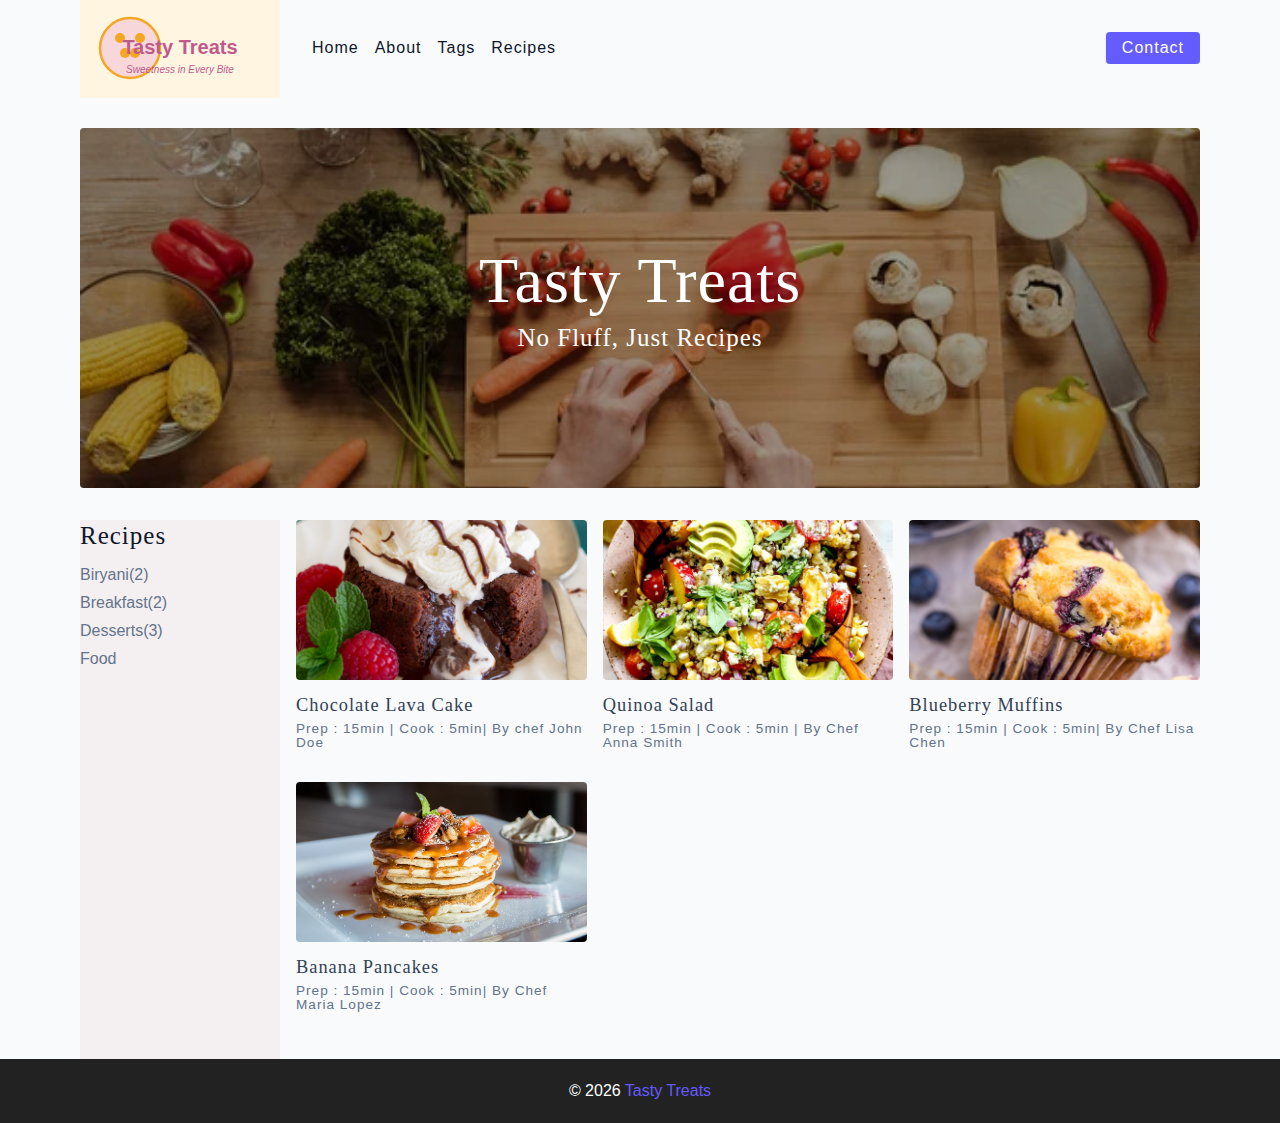
<file: index.html>
<!DOCTYPE html>
<html lang="en">
  <head>
    <meta charset="UTF-8" />
    <meta http-equiv="X-UA-Compatible" content="IE=edge" />
    <meta name="viewport" content="width=device-width, initial-scale=1.0" />
    <title>Tasty Treats </title>
    <link rel="shortcut icon" href="./assets/favicon.ico" type="image/x-icon" />
    <link rel="stylesheet" href="./css/normalize.css" />
    <link
      rel="stylesheet"
      href="https://cdnjs.cloudflare.com/ajax/libs/font-awesome/5.14.0/css/all.min.css"/>
    <link rel="stylesheet" href="./css/main.css" />
  </head>
  <body>
    <nav class="navbar">
      <div class="nav-center">
        <div class="nav-header">
          <a href="index.html" class="nav-logo">
            <img src="./assets/logo.svg" alt="Tasty Treats" />
          </a>
          <button class="nav-btn btn">
            <i class="fa fa-align-justify"></i>
          </button>
        </div>
        <div class="nav-links">
          <a href="index.html" class="nav-link"> home </a>
          <a href="about.html" class="nav-link"> about </a>
          <a href="tags.html" class="nav-link"> tags </a>
          <a href="recipes.html" class="nav-link"> recipes </a>

          <div class="nav-link contact-link">
            <a href="contact.html" class="btn"> contact </a>
          </div>
        </div>
      </div>
    </nav>
    
  
    <main class="page">
    
      <header class="hero">
        <div class="hero-container">
          <div class="hero-text">
            <h1>Tasty Treats</h1>
            <h4>no fluff, just recipes</h4>
          </div>
        </div>
      </header>
      
      <section class="recipes-container">
        <div class="tags-container">
          <h4>recipes</h4>
          <div class="tags-list">
            <a href="tag-template.html">Biryani(2)</a>
            <a href="tag-template.html">Breakfast(2)</a>
            <a href="tag-template.html">Desserts(3)</a>
            <a href="tag-template.html">Food</a>
          </div>
        </div>
        
      
        <div class="recipes-list">
          
          <a href="single-recipe.html" class="recipe">
            <img src="./assets/recipes/choco.jpg"class="img recipe-img"alt=""/>
            <h5>Chocolate Lava Cake</h5>
            <p>Prep : 15min | Cook : 5min| By chef John Doe</p>
          </a>
        
          <a href="single-recipe.html" class="recipe">
            <img src="./assets/recipes/salad.jpg" class="img recipe-img" alt=""/>
            <h5>Quinoa Salad</h5>
            <p>Prep : 15min | Cook : 5min | By Chef Anna Smith</p>
          </a>
         
          <a href="single-recipe.html" class="recipe">
            <img src="./assets/recipes/Blueberry-Muffins.jpg" class="img recipe-img" alt=""/>
            <h5>Blueberry Muffins</h5>
            <p>Prep : 15min | Cook : 5min| By Chef Lisa Chen</p>
          </a>
          
          <a href="single-recipe.html" class="recipe">
            <img  src="./assets/recipes/recipe-4.jpeg"  class="img recipe-img"  alt=""/>
            <h5>Banana Pancakes</h5>
            <p>Prep : 15min | Cook : 5min| By Chef Maria Lopez</p>
          </a>      
        </div>
      </section>
    </main>
  

    <footer class="page-footer">
      <p>&copy; <span id="date"></span>
      <span class="footer-logo">Tasty Treats</span>   
      </p>
    </footer>
    <script src="./js/app.js"></script>
  </body>
</html>
</file>
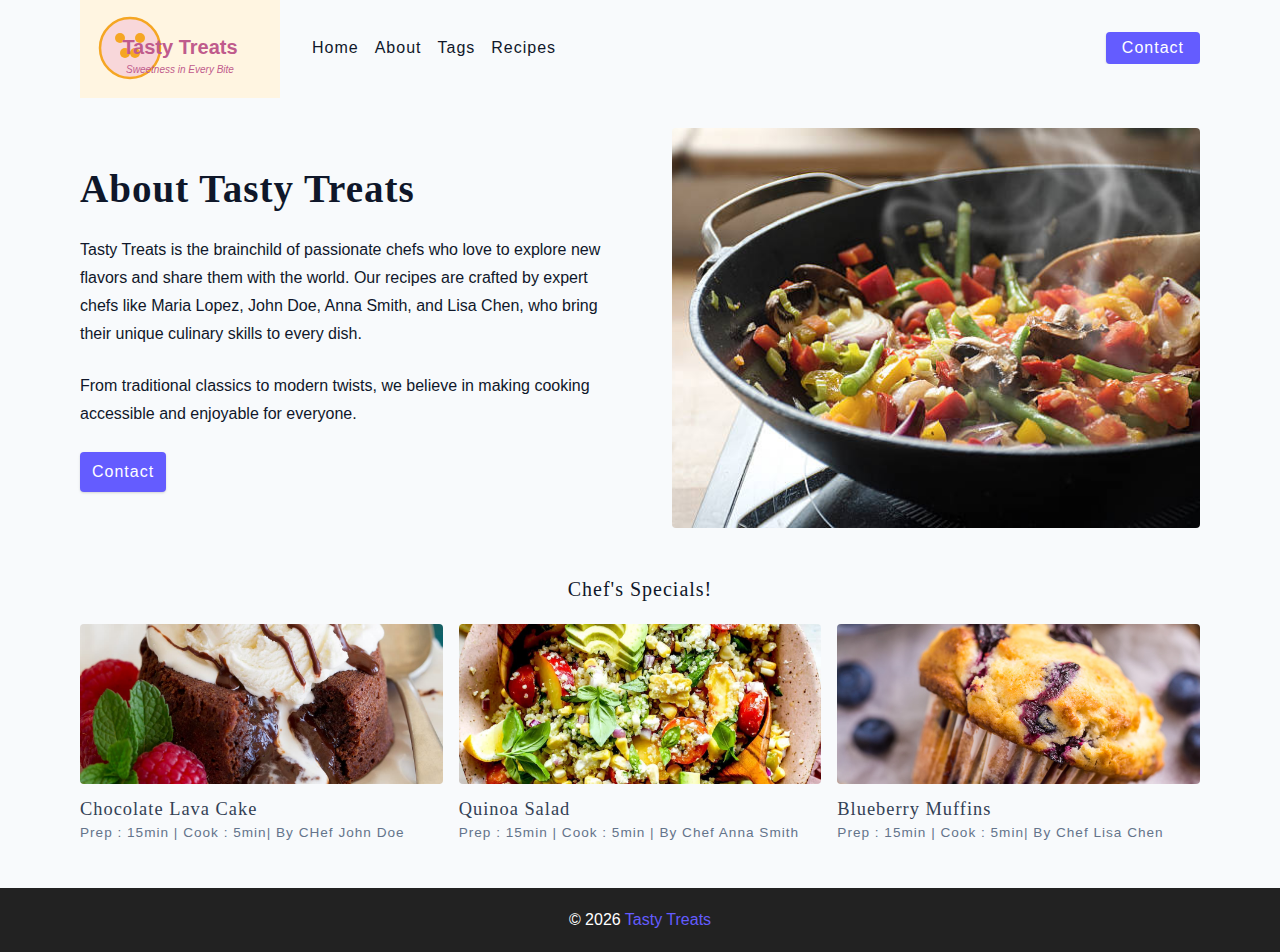
<file: about.html>
<!DOCTYPE html>
<html lang="en">
  <head>
    <meta charset="UTF-8" />
    <meta http-equiv="X-UA-Compatible" content="IE=edge" />
    <meta name="viewport" content="width=device-width, initial-scale=1.0" />
    <title>About</title>
    <link rel="shortcut icon" href="./assets/favicon.ico" type="image/x-icon" />
    <link rel="stylesheet" href="./css/normalize.css" />
    <link  rel="stylesheet" href="https://cdnjs.cloudflare.com/ajax/libs/font-awesome/5.14.0/css/all.min.css" />
    
    <link rel="stylesheet" href="./css/main.css" />
  </head>
  <body>
   
    <nav class="navbar">
      <div class="nav-center">
        <div class="nav-header">
          <a href="index.html" class="nav-logo">
            <img src="./assets/logo.svg" alt="Tasty Treats" />
          </a>
          <button class="nav-btn btn">
            <i class="fa fa-align-justify"></i>
          </button>
        </div>
        <div class="nav-links">
          <a href="index.html" class="nav-link"> home </a>
          <a href="about.html" class="nav-link"> about </a>
          <a href="tags.html" class="nav-link"> tags </a>
          <a href="recipes.html" class="nav-link"> recipes </a>

          <div class="nav-link contact-link">
            <a href="contact.html" class="btn"> contact </a>
          </div>
        </div>
      </div>
    </nav>
 
    <main class="page">
      <section class="about-page">
        <article>
          <h2>About Tasty Treats</h2>
          <p>
            Tasty Treats is the brainchild of passionate chefs who love to explore new flavors and share them with the world.
            Our recipes are crafted by expert chefs like Maria Lopez, John Doe, Anna Smith, and Lisa Chen, who bring their unique culinary skills to every dish.
          </p>
          <p>
            From traditional classics to modern twists, we believe in making cooking accessible and enjoyable for everyone.
          </p>
          <a href="contact.html" class="btn"> contact </a>
        </article>
        
        <img src="./assets/recipes/about.jpg"alt="Person Pouring Salt in Bowl"class="img about-img" />
      </section>
      <section class="featured-recipes">
        <h5 class="featured-title">Chef's Specials!</h5>
        <div class="recipes-list">
          <a href="single-recipe.html" class="recipe">
            <img src="./assets/recipes/choco.jpg" class="img recipe-img" alt=""/>
            <h5>Chocolate Lava Cake</h5>
            <p>Prep : 15min | Cook : 5min| By CHef John Doe</p>
          </a>
      
          <a href="single-recipe.html" class="recipe">
            <img src="./assets/recipes/salad.jpg" class="img recipe-img"  alt="" />
            <h5>Quinoa Salad</h5>
            <p>Prep : 15min | Cook : 5min | By Chef Anna Smith</p>
          </a>
        
          <a href="single-recipe.html" class="recipe">
            <img src="./assets/recipes/Blueberry-Muffins.jpg" class="img recipe-img" alt=""  />
            <h5>Blueberry Muffins</h5>
            <p>Prep : 15min | Cook : 5min| By Chef Lisa Chen</p>
          </a>
          
        </div>
      </section>
    </main>

    <footer class="page-footer">
      <p>
        &copy; <span id="date"></span>
        <span class="footer-logo">Tasty Treats</span> 
       
      </p>
    </footer>
    <script src="./js/app.js"></script>
  </body>
</html>
</file>
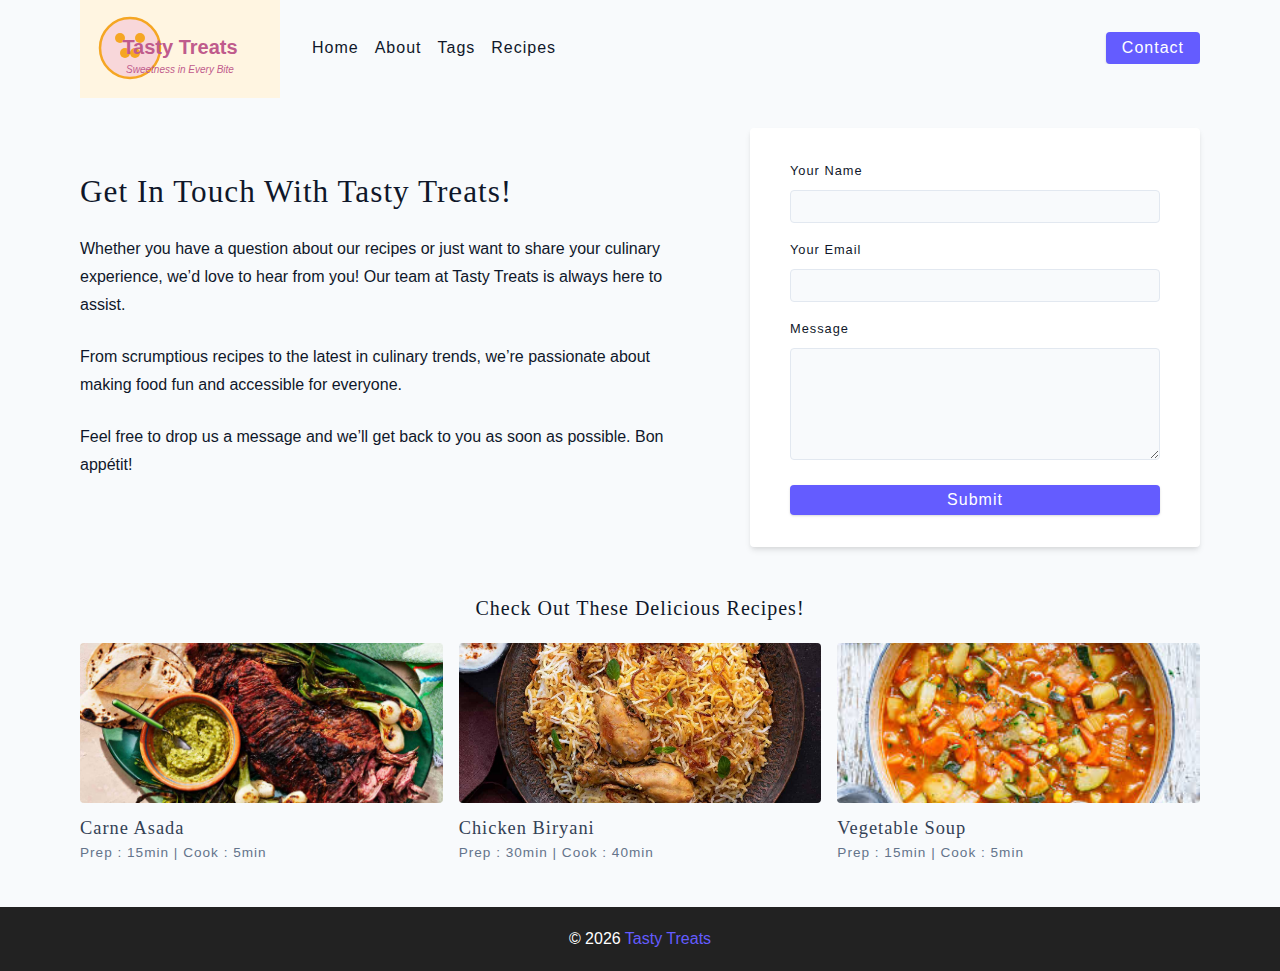
<file: contact.html>
<!DOCTYPE html>
<html lang="en">
  <head>
    <meta charset="UTF-8" />
    <meta http-equiv="X-UA-Compatible" content="IE=edge" />
    <meta name="viewport" content="width=device-width, initial-scale=1.0" />
    <title>Contact</title>
    <link rel="shortcut icon" href="./assets/favicon.ico" type="image/x-icon" />
    <link rel="stylesheet" href="./css/normalize.css" />
    <link rel="stylesheet" href="https://cdnjs.cloudflare.com/ajax/libs/font-awesome/5.14.0/css/all.min.css" />
    <link rel="stylesheet" href="./css/main.css" />
  </head>
  <body>

    <nav class="navbar">
      <div class="nav-center">
        <div class="nav-header">
          <a href="index.html" class="nav-logo">
            <img src="./assets/logo.svg" alt="Tasty Treats" />
          </a>
          <button class="nav-btn btn">
            <i class="fas fa-align-justify"></i>
          </button>
        </div>
        <div class="nav-links">
          <a href="index.html" class="nav-link"> home </a>
          <a href="about.html" class="nav-link"> about </a>
          <a href="tags.html" class="nav-link"> tags </a>
          <a href="recipes.html" class="nav-link"> recipes </a>
          <div class="nav-link contact-link">
            <a href="contact.html" class="btn"> contact </a>
          </div>
        </div>
      </div>
    </nav>
   
    <main class="page">
     <section class="contact-container">
          <article class="contact-info">
            <h3>Get In Touch With Tasty Treats!</h3>
            <p>
              Whether you have a question about our recipes or just want to share your culinary experience,
              we’d love to hear from you! Our team at Tasty Treats is always here to assist.
            </p>
            <p>From scrumptious recipes to the latest in culinary trends, we’re passionate about making food fun
              and accessible for everyone.</p>
            <p>
              Feel free to drop us a message and we’ll get back to you as soon as possible. Bon appétit!
            </p>
          </article>
          <article>
            <form class="form contact-form">
              <div class="form-row">
                <label html="name" class="form-label">Your name</label>
                <input type="text" name="name" id="name" class="form-input" />
              </div>
              <div class="form-row">
                <label html="email" class="form-label">Your email</label>
                <input type="text" name="email" id="email" class="form-input" />
              </div>
              <div class="form-row">
                <label html="message" class="form-label">Message</label>
                <textarea name="message" id="message" class="form-textarea"></textarea>
              </div>
              <button type="submit" class="btn btn-block">
                Submit
              </button>
            </form>
          </article>
        </section>
  

       <section class="featured-recipes">
        <h5 class="featured-title">Check Out These Delicious Recipes!</h5>
        <div class="recipes-list">

          <a href="single-recipe.html" class="recipe">
            <img src="./assets/recipes/Carne-Asada-Clasica.jpg" class="img recipe-img" alt=""/>
            <h5>Carne Asada</h5>
            <p>Prep : 15min | Cook : 5min</p>
          </a>
          <a href="single-recipe.html" class="recipe">
            <img src="./assets/recipes/CB.jpg" class="img recipe-img" alt=""/>
            <h5>Chicken Biryani</h5>
            <p>Prep : 30min | Cook : 40min</p>
          </a>
          
          <a href="single-recipe.html" class="recipe">
            <img src="./assets/recipes/veg soup.jpg" class="img recipe-img" alt=""/>
            <h5>Vegetable Soup</h5>
            <p>Prep : 15min | Cook : 5min</p>
          </a>
         
        </div>
      </section>
    </main>
    
    <footer class="page-footer">
      <p>
        &copy; <span id="date"></span>
        <span class="footer-logo">Tasty Treats</span> 
       
      </p>
    </footer>
    <script src="./js/app.js"></script>
  </body>
</html>
</file>
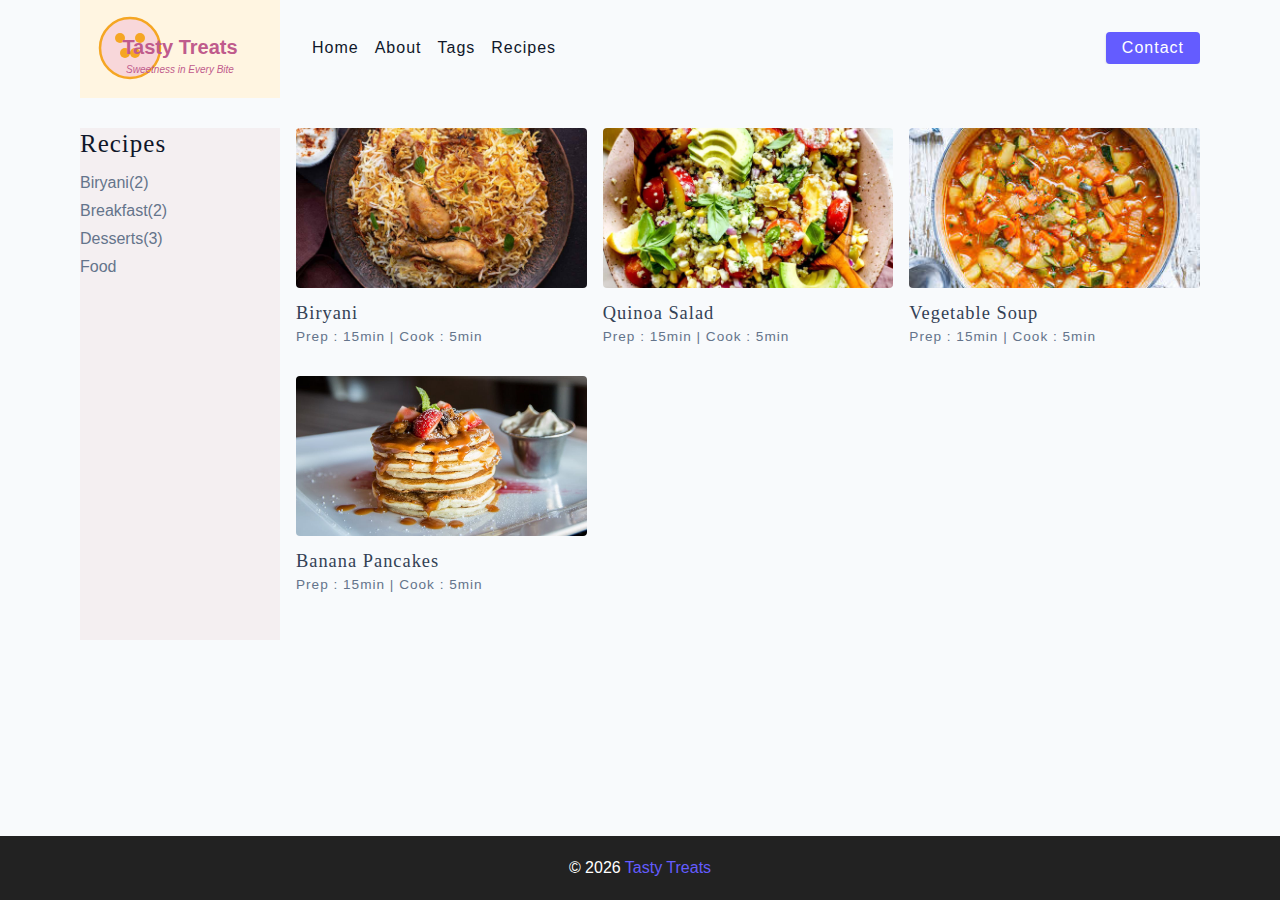
<file: recipes.html>
<!DOCTYPE html>
<html lang="en">
  <head>
    <meta charset="UTF-8" />
    <meta http-equiv="X-UA-Compatible" content="IE=edge" />
    <meta name="viewport" content="width=device-width, initial-scale=1.0" />
    <title>Recipes</title>
    <link rel="shortcut icon" href="./assets/favicon.ico" type="image/x-icon" />
    <link rel="stylesheet" href="./css/normalize.css" />
    <link rel="stylesheet" href="https://cdnjs.cloudflare.com/ajax/libs/font-awesome/5.14.0/css/all.min.css"/>
    <link rel="stylesheet" href="./css/main.css" />
  </head>
  <body>

    <nav class="navbar">
      <div class="nav-center">
        <div class="nav-header">
          <a href="index.html" class="nav-logo">
            <img src="./assets/logo.svg" alt="Tasty Treats" />
          </a>
          <button class="nav-btn btn">
            <i class="fas fa-align-justify"></i>
          </button>
        </div>
        <div class="nav-links">
          <a href="index.html" class="nav-link"> home </a>
          <a href="about.html" class="nav-link"> about </a>
          <a href="tags.html" class="nav-link"> tags </a>
          <a href="recipes.html" class="nav-link"> recipes </a>

          <div class="nav-link contact-link">
            <a href="contact.html" class="btn"> contact </a>
          </div>
        </div>
      </div>
    </nav>

    <main class="page">
      <section class="recipes-container">
        <div class="tags-container">
          <h4>Recipes</h4>
          <div class="tags-list">
            <a href="tag-template.html">Biryani(2)</a>
            <a href="tag-template.html">Breakfast(2)</a>
            <a href="tag-template.html">Desserts(3)</a>
            <a href="tag-template.html">Food</a>
          </div>
        </div>

        <div class="recipes-list">
          <a href="single-recipe.html" class="recipe">
            <img src="./assets/recipes/CB.jpg"  class="img recipe-img" alt="" />
            <h5>Biryani</h5>
            <p>Prep : 15min | Cook : 5min</p>
          </a>
          
          <a href="single-recipe.html" class="recipe">
            <img src="./assets/recipes/salad.jpg" class="img recipe-img" alt=""/>
            <h5>Quinoa Salad</h5>
            <p>Prep : 15min | Cook : 5min</p>
          </a>
         
          <a href="single-recipe.html" class="recipe">
            <img   src="./assets/recipes/veg soup.jpg"  class="img recipe-img"alt=""/>
            <h5>Vegetable Soup</h5>
            <p>Prep : 15min | Cook : 5min</p>
          </a>
        
          <a href="single-recipe.html" class="recipe">
            <img  src="./assets/recipes/recipe-4.jpeg" class="img recipe-img" alt=""/>
            <h5>Banana Pancakes</h5>
            <p>Prep : 15min | Cook : 5min</p>
          </a>
        
        </div>
      </section>
    </main>

    <footer class="page-footer">
      <p>
        &copy; <span id="date"></span>
        <span class="footer-logo">Tasty Treats</span> 
      </p>
    </footer>
    <script src="./js/app.js"></script>
  </body>
</html>
</file>
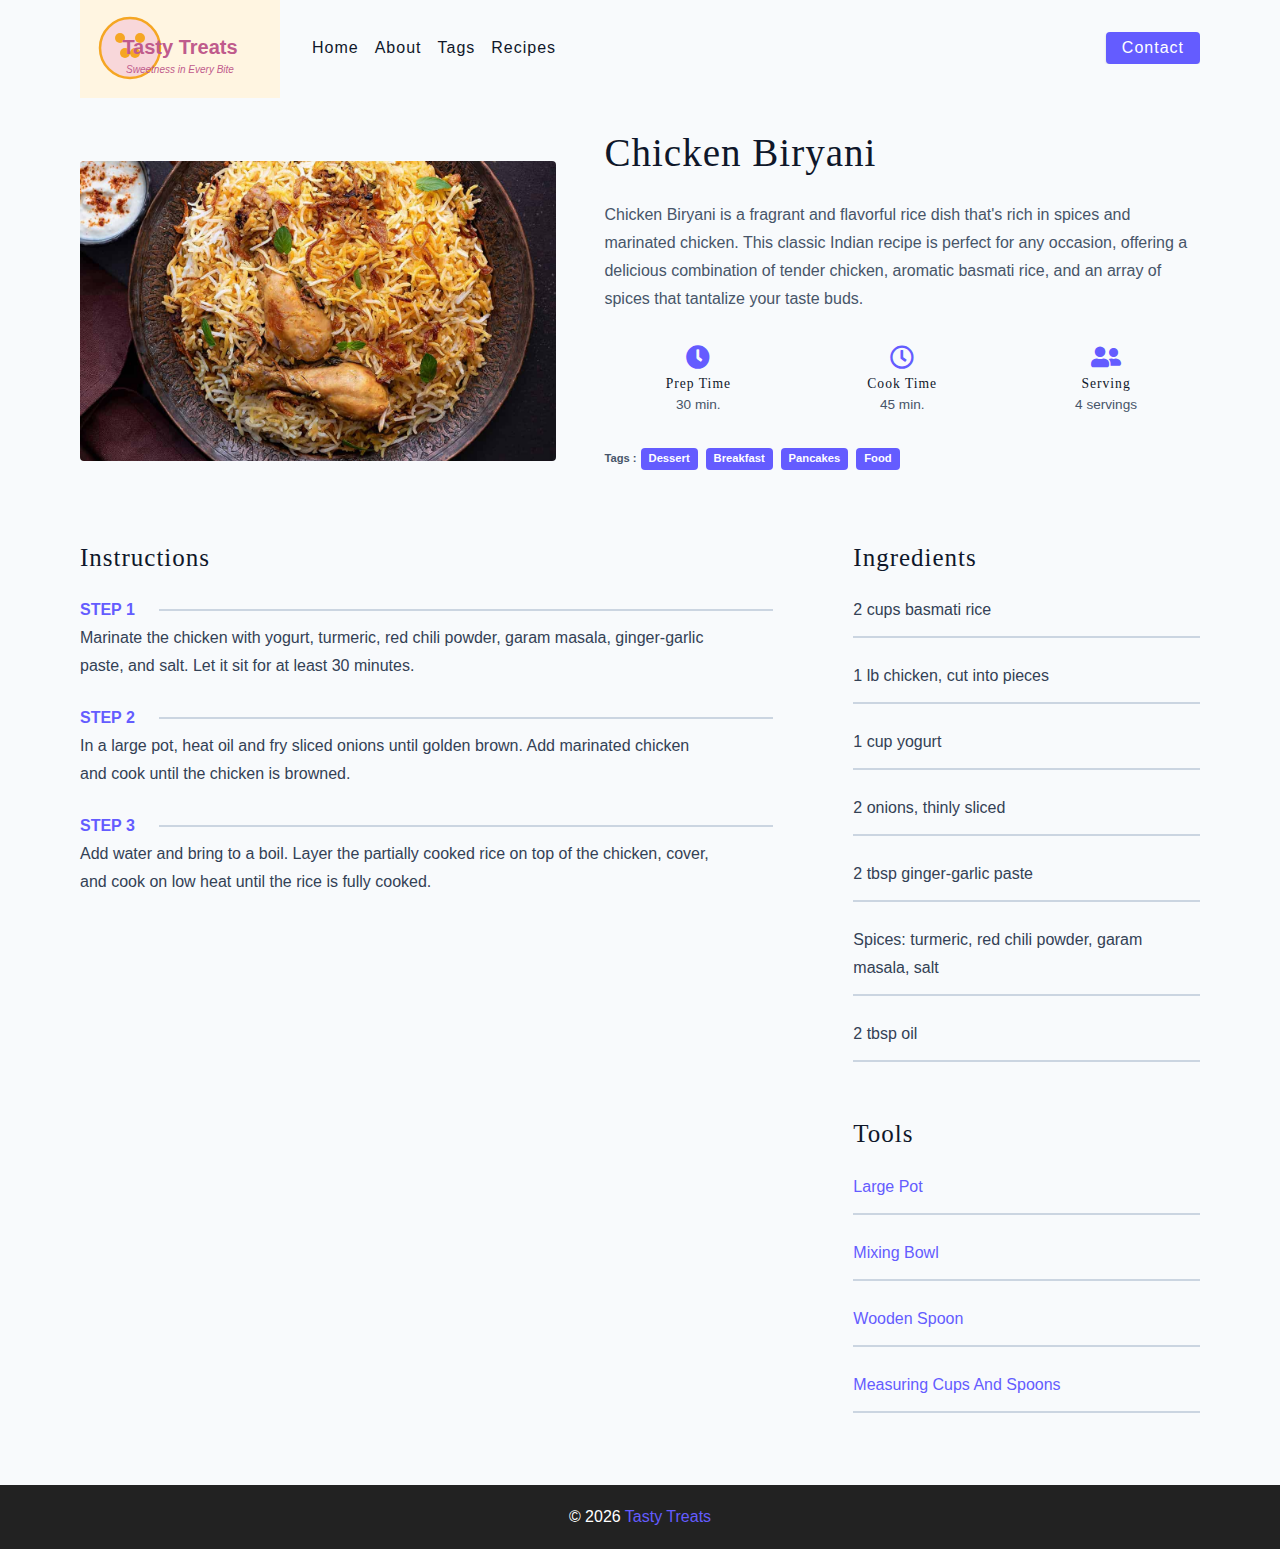
<file: single-recipe.html>
<!DOCTYPE html>
<html lang="en">
  <head>
    <meta charset="UTF-8" />
    <meta http-equiv="X-UA-Compatible" content="IE=edge" />
    <meta name="viewport" content="width=device-width, initial-scale=1.0" />
    <title>Single Recipe</title>
    <link rel="shortcut icon" href="./assets/favicon.ico" type="image/x-icon" />
    <link rel="stylesheet" href="./css/normalize.css" />
    <link  rel="stylesheet" href="https://cdnjs.cloudflare.com/ajax/libs/font-awesome/5.14.0/css/all.min.css"/>
    <link rel="stylesheet" href="./css/main.css" />
  </head>
  <body>
   
    <nav class="navbar">
      <div class="nav-center">
        <div class="nav-header">
          <a href="index.html" class="nav-logo">
            <img src="./assets/logo.svg" alt="Tasty Treats" />
          </a>
          <button class="nav-btn btn">
            <i class="fas fa-align-justify"></i>
          </button>
        </div>
        <div class="nav-links">
          <a href="index.html" class="nav-link"> home </a>
          <a href="about.html" class="nav-link"> about </a>
          <a href="tags.html" class="nav-link"> tags </a>
          <a href="recipes.html" class="nav-link"> recipes </a>

          <div class="nav-link contact-link">
            <a href="contact.html" class="btn"> contact </a>
          </div>
        </div>
      </div>
    </nav>

    <main class="page">
      <div class="recipe-page">
        <section class="recipe-hero">
          <img  src="./assets/recipes/CB.jpg" class="img recipe-hero-img"/>
          <article class="recipe-info">
            <h2>Chicken Biryani</h2>
            <p>
              Chicken Biryani is a fragrant and flavorful rice dish that's rich in spices and marinated chicken. This classic Indian recipe is perfect for any occasion, offering a delicious combination of tender chicken, aromatic basmati rice, and an array of spices that tantalize your taste buds.
            </p>
            <div class="recipe-icons">
              <article>
                <i class="fas fa-clock"></i>
                <h5>prep time</h5>
                <p>30 min.</p>
              </article>
              <article>
                <i class="far fa-clock"></i>
                <h5>cook time</h5>
                <p>45 min.</p>
              </article>
              <article>
                <i class="fas fa-user-friends"></i>
                <h5>serving</h5>
                <p>4 servings</p>
              </article>
            </div>
            <p class="recipe-tags">
              Tags : <a href="tag-template.html">Dessert</a>
              <a href="tag-template.html">breakfast</a>
              <a href="tag-template.html">pancakes</a>
              <a href="tag-template.html">food</a>
            </p>
          </article>
        </section>
       
        <section class="recipe-content">
          <article>
            <h4>Instructions</h4>
            <div class="single-instruction">
              <header>
                <p>step 1</p>
                <div></div>
              </header>
              <p>
                Marinate the chicken with yogurt, turmeric, red chili powder, garam masala, ginger-garlic paste, and salt. Let it sit for at least 30 minutes.
              </p>
            </div>
      
            <div class="single-instruction">
              <header>
                <p>step 2</p>
                <div></div>
              </header>
              <p>
                In a large pot, heat oil and fry sliced onions until golden brown. Add marinated chicken and cook until the chicken is browned.
              </p>
            </div>
            <div class="single-instruction">
              <header>
                <p>step 3</p>
                <div></div>
              </header>
              <p>
                Add water and bring to a boil. Layer the partially cooked rice on top of the chicken, cover, and cook on low heat until the rice is fully cooked.
              </p>
            </div>
          </article>
          <article class="second-column">
            <div>
              <h4>Ingredients</h4>
              <p class="single-ingredient">2 cups basmati rice</p>
              <p class="single-ingredient">1 lb chicken, cut into pieces</p>
              <p class="single-ingredient">1 cup yogurt</p>
              <p class="single-ingredient">2 onions, thinly sliced</p>
              <p class="single-ingredient">2 tbsp ginger-garlic paste</p>
              <p class="single-ingredient">Spices: turmeric, red chili powder, garam masala, salt</p>
              <p class="single-ingredient">2 tbsp oil</p>
            </div>
            <div>
              <h4>tools</h4>
              <p class="single-tool">Large Pot</p>
                        <p class="single-tool">Mixing Bowl</p>
                        <p class="single-tool">Wooden Spoon</p>
                        <p class="single-tool">Measuring Cups and Spoons</p>
            </div>
          </article>
        </section>
      </div>
    </main>


    <footer class="page-footer">
      <p>
        &copy; <span id="date"></span>
        <span class="footer-logo">Tasty Treats</span>
        
      </p>
    </footer>
    <script src="./js/app.js"></script>
  </body>
</html>
</file>
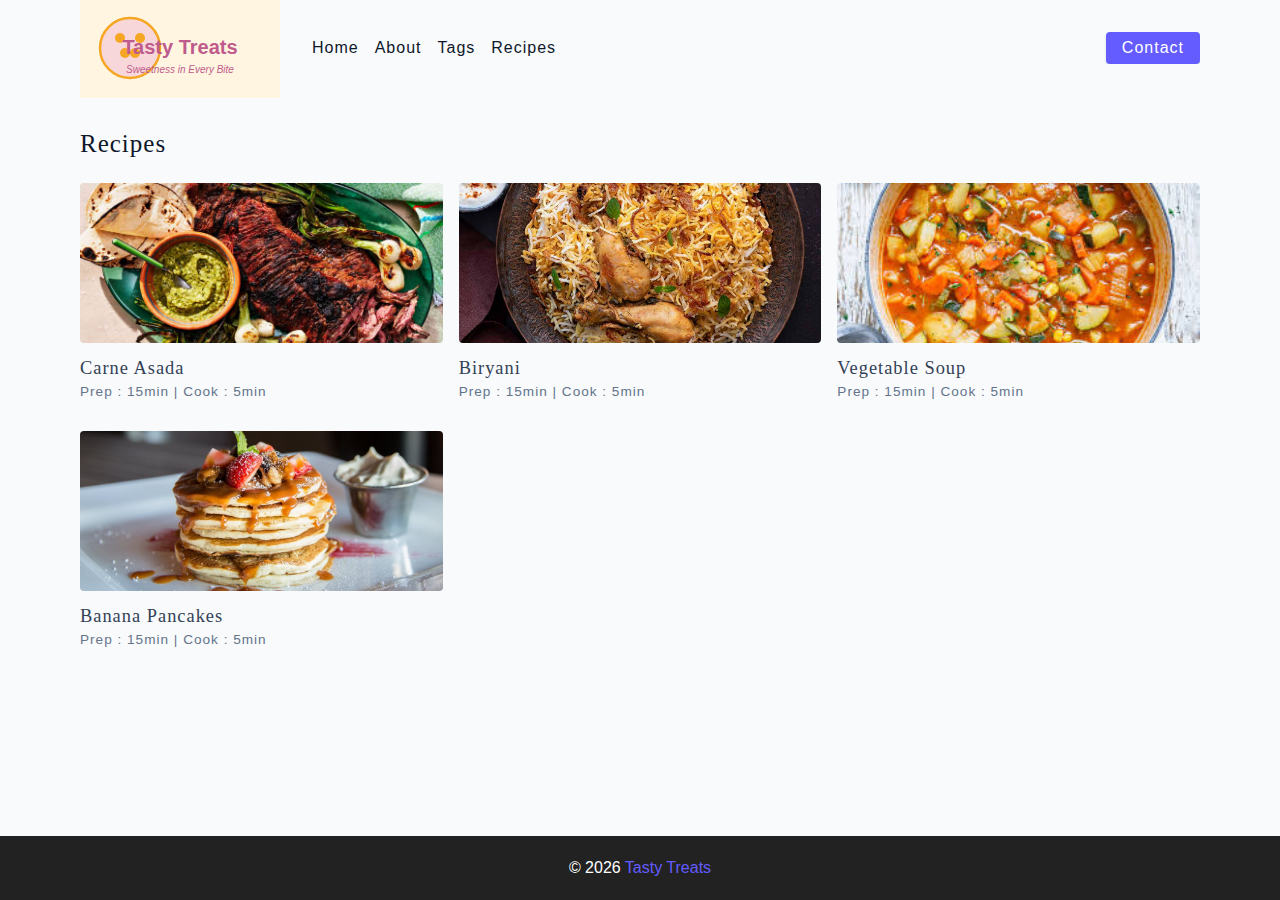
<file: tag-template.html>
<!DOCTYPE html>
<html lang="en">
  <head>
    <meta charset="UTF-8" />
    <meta http-equiv="X-UA-Compatible" content="IE=edge" />
    <meta name="viewport" content="width=device-width, initial-scale=1.0" />
    <title>Recipe Template</title>
    <link rel="shortcut icon" href="./assets/favicon.ico" type="image/x-icon" />
    <link rel="stylesheet" href="./css/normalize.css" />
    <link rel="stylesheet" href="https://cdnjs.cloudflare.com/ajax/libs/font-awesome/5.14.0/css/all.min.css" />
    <link rel="stylesheet" href="./css/main.css" />
  </head>
  <body>
    <nav class="navbar">
      <div class="nav-center">
        <div class="nav-header">
          <a href="index.html" class="nav-logo">
            <img src="./assets/logo.svg" alt="Tasty Treats" />
          </a>
          <button class="nav-btn btn">
            <i class="fa fa-align-justify"></i>
          </button>
        </div>
        <div class="nav-links">
          <a href="index.html" class="nav-link"> home </a>
          <a href="about.html" class="nav-link"> about </a>
          <a href="tags.html" class="nav-link"> tags </a>
          <a href="recipes.html" class="nav-link"> recipes </a>

          <div class="nav-link contact-link">
            <a href="contact.html" class="btn"> contact </a>
          </div>
        </div>
      </div>
    </nav>
    <main class="page">
      <div class="featured-recipes">
        <h4>Recipes</h4>
        <div class="recipes-list">
          <a href="single-recipe.html" class="recipe">
            <img src="./assets/recipes/Carne-Asada-Clasica.jpg"  class="img recipe-img" alt="" />
            <h5>Carne Asada</h5>
            <p>Prep : 15min | Cook : 5min</p>
          </a>
          <a href="single-recipe.html" class="recipe">
            <img  src="./assets/recipes/CB.jpg"   class="img recipe-img"alt="" />
            <h5>Biryani</h5>
            <p>Prep : 15min | Cook : 5min</p>
          </a>

          <a href="single-recipe.html" class="recipe">
            <img src="./assets/recipes/veg soup.jpg" class="img recipe-img" alt="" />
            <h5>Vegetable Soup</h5>
            <p>Prep : 15min | Cook : 5min</p>
          </a>
          <a href="single-recipe.html" class="recipe">
            <img src="./assets/recipes/recipe-4.jpeg" class="img recipe-img" alt=""  />
            <h5>Banana Pancakes</h5>
            <p>Prep : 15min | Cook : 5min</p>
          </a>
        </div>
      </div>       
    </main>
  
    <footer class="page-footer">
      <p>
        &copy; <span id="date"></span>
        <span class="footer-logo">Tasty Treats</span> 
        
      </p>
    </footer>
    <script src="./js/app.js"></script>
  </body>
</html>
</file>
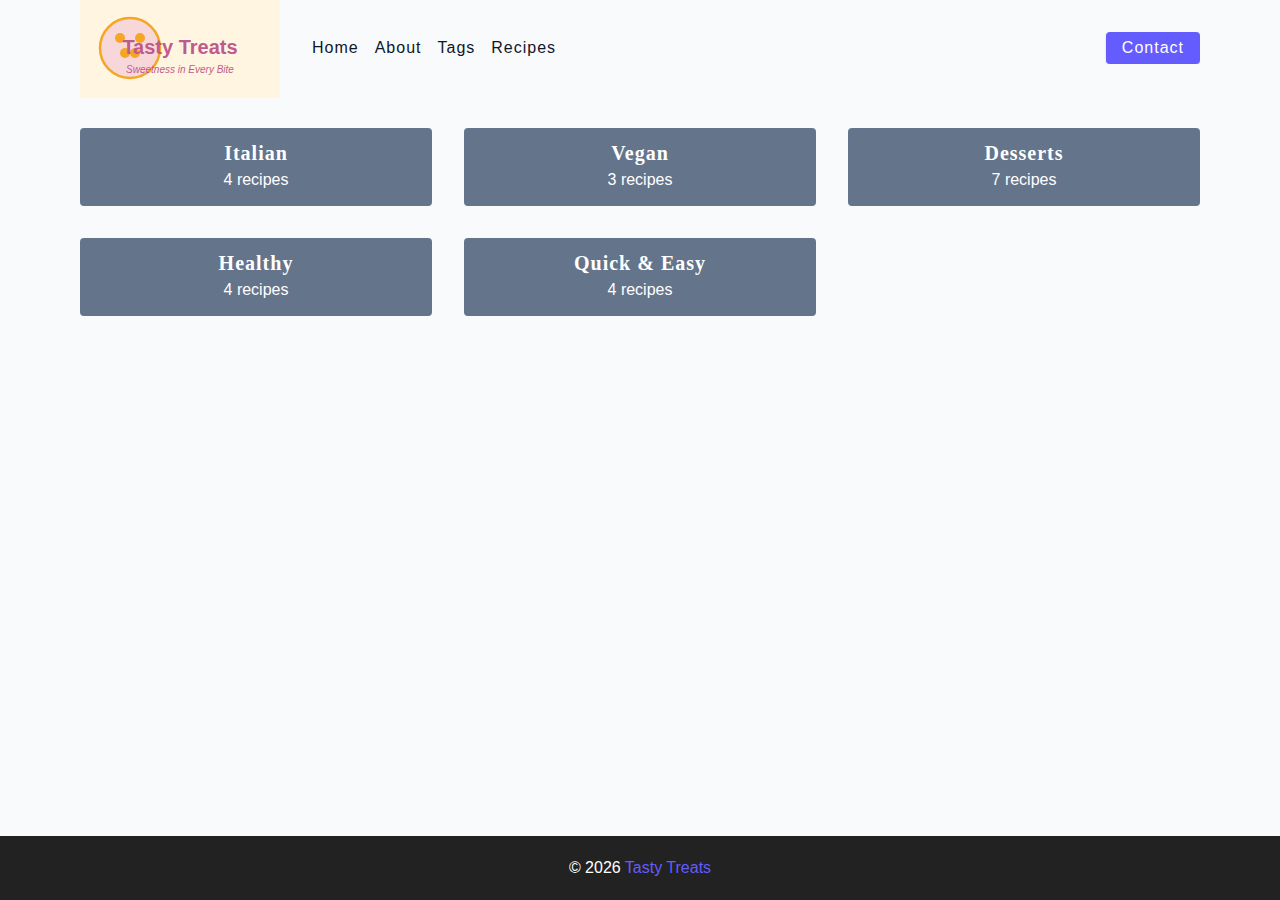
<file: tags.html>
<!DOCTYPE html>
<html lang="en">
  <head>
    <meta charset="UTF-8" />
    <meta http-equiv="X-UA-Compatible" content="IE=edge" />
    <meta name="viewport" content="width=device-width, initial-scale=1.0" />
    <title>Tags</title>  
    <link rel="shortcut icon" href="./assets/favicon.ico" type="image/x-icon" /> 
    <link rel="stylesheet" href="./css/normalize.css" />
    <link  rel="stylesheet" href="https://cdnjs.cloudflare.com/ajax/libs/font-awesome/5.14.0/css/all.min.css" />
    <link rel="stylesheet" href="./css/main.css" />
  </head>
  <body>
    <nav class="navbar">
      <div class="nav-center">
        <div class="nav-header">
          <a href="index.html" class="nav-logo">
            <img src="./assets/logo.svg" alt="Tasty Treats" />
          </a>
          <button class="nav-btn btn">
            <i class="fas fa-align-justify"></i>
          </button>
        </div>
        <div class="nav-links">
          <a href="index.html" class="nav-link"> home </a>
          <a href="about.html" class="nav-link"> about </a>
          <a href="tags.html" class="nav-link"> tags </a>
          <a href="recipes.html" class="nav-link"> recipes </a>

          <div class="nav-link contact-link">
            <a href="contact.html" class="btn"> contact </a>
          </div>
        </div>
      </div>
    </nav>

    <main class="page">
         <section class="tags-wrapper">
              <a href="tag-template.html" class="tag">
                <h5>Italian</h5>
                <p>4 recipes</p>
              </a>
              <a href="tag-template.html" class="tag">
                <h5>Vegan </h5>
                <p>3 recipes</p>
              </a>
              <a href="tag-template.html" class="tag">
                <h5>Desserts</h5>
                <p>7 recipes</p>
              </a>
              <a href="tag-template.html" class="tag">
                <h5>Healthy</h5>
                <p>4 recipes</p>
              </a>
              <a href="tag-template.html" class="tag">
                <h5>Quick & Easy</h5>
                <p>4 recipes</p>
              </a>
        </section>
    </main>
    
    <footer class="page-footer">
      <p>
        &copy; <span id="date"></span>
        <span class="footer-logo">Tasty Treats</span> 
      
      </p>
    </footer>
    <script src="./js/app.js"></script>
  </body>
</html>
</file>
<file: css/main.css>
*,
::after,
::before {
  box-sizing: border-box;
}


@import url('https://fonts.googleapis.com/css2?family=Roboto:wght@400;500;600&family=Montserrat&display=swap');
html {
  font-size: 100%;
} 

:root {
  --primary-100: #e2e0ff;
  --primary-200: #c1beff;
  --primary-300: #a29dff;
  --primary-400: #837dff;
  --primary-500: #645cff;
  --primary-600: #504acc;
  --primary-700: #3c3799;
  --primary-800: #282566;
  --primary-900: #141233;

  --grey-50: #f8fafc;
  --grey-100: #f1f5f9;
  --grey-200: #e2e8f0;
  --grey-300: #cbd5e1;
  --grey-400: #94a3b8;
  --grey-500: #64748b;
  --grey-600: #475569;
  --grey-700: #334155;
  --grey-800: #1e293b;
  --grey-900: #0f172a;
  

  --black: #222;
  --white: #fff;
  --red-light: #f8d7da;
  --red-dark: #842029;
  --green-light: #d1e7dd;
  --green-dark: #0f5132;


  --headingFont: 'times new roman', sans-serif;
  --bodyFont: 'Nunito', sans-serif;
  --smallText: 0.8em;
  --backgroundColor: var(--grey-50);
  --textColor: var(--grey-900);
  --borderRadius: 0.25rem;
  --letterSpacing: 1px;
  --transition: 0.3s ease-in-out all;
  --max-width: 1120px;
  --fixed-width: 600px;

  --shadow-1: 0 1px 3px 0 rgba(0, 0, 0, 0.1), 0 1px 2px 0 rgba(0, 0, 0, 0.06);
  --shadow-2: 0 4px 6px -1px rgba(0, 0, 0, 0.1),
    0 2px 4px -1px rgba(0, 0, 0, 0.06);
  --shadow-3: 0 10px 15px -3px rgba(0, 0, 0, 0.1),
    0 4px 6px -2px rgba(0, 0, 0, 0.05);
  --shadow-4: 0 20px 25px -5px rgba(0, 0, 0, 0.1),
    0 10px 10px -5px rgba(0, 0, 0, 0.04);
}

body {
  background: var(--backgroundColor);
  font-family: var(--bodyFont);
  font-weight: 400;
  line-height: 1.75;
  color: var(--textColor);
}

p {
  margin-top: 0;
  margin-bottom: 1.5rem;
  max-width: 40em;
}

h1,
h2,
h3,
h4,
h5 {
  margin: 0;
  margin-bottom: 1.38rem;
  font-family: var(--headingFont);
  font-weight: 400;
  line-height: 1.3;
  text-transform: capitalize;
  letter-spacing: var(--letterSpacing);
}

h1 {
  margin-top: 0;
  font-size: 3.052rem;
}

h2 {
  font-size: 2.441rem;
}

h3 {
  font-size: 1.953rem;
}

h4 {
  font-size: 1.563rem;
}

h5 {
  font-size: 1.25rem;
}

small,
.text-small {
  font-size: var(--smallText);
}

a {
  text-decoration: none;
}
ul {
  list-style-type: none;
  padding: 0;
}

.img {
  width: 100%;
  display: block;
  object-fit: cover;
}


.btn {
  cursor: pointer;
  color: var(--white);
  background: var(--primary-500);
  border: transparent;
  border-radius: var(--borderRadius);
  letter-spacing: var(--letterSpacing);
  padding: 0.375rem 0.75rem;
  box-shadow: var(--shadow-1);
  transition: var(--transtion);
  text-transform: capitalize;
  display: inline-block;
}
.btn:hover {
  background: var(--primary-700);
  box-shadow: var(--shadow-3);
}
.btn-hipster {
  color: var(--primary-500);
  background: var(--primary-200);
}
.btn-hipster:hover {
  color: var(--primary-200);
  background: var(--primary-700);
}
.btn-block {
  width: 100%;
}


.alert {
  padding: 0.375rem 0.75rem;
  margin-bottom: 1rem;
  border-color: transparent;
  border-radius: var(--borderRadius);
}

.alert-danger {
  color: var(--red-dark);
  background: var(--red-light);
}
.alert-success {
  color: var(--green-dark);
  background: var(--green-light);
}


.form {
  width: 90vw;
  max-width: var(--fixed-width);
  background: var(--white);
  border-radius: var(--borderRadius);
  box-shadow: var(--shadow-2);
  padding: 2rem 2.5rem;
  margin: 3rem auto;
}
.form-label {
  display: block;
  font-size: var(--smallText);
  margin-bottom: 0.5rem;
  text-transform: capitalize;
  letter-spacing: var(--letterSpacing);
}
.form-input,
.form-textarea {
  width: 100%;
  padding: 0.375rem 0.75rem;
  border-radius: var(--borderRadius);
  background: var(--backgroundColor);
  border: 1px solid var(--grey-200);
}

.form-row {
  margin-bottom: 1rem;
}

.form-textarea {
  height: 7rem;
}
::placeholder {
  font-family: inherit;
  color: var(--grey-400);
}
.form-alert {
  color: var(--red-dark);
  letter-spacing: var(--letterSpacing);
  text-transform: capitalize;
}


@keyframes spinner {
  to {
    transform: rotate(360deg);
  }
}

.loading {
  width: 6rem;
  height: 6rem;
  border: 5px solid var(--grey-400);
  border-radius: 50%;
  border-top-color: var(--primary-500);
  animation: spinner 0.6s linear infinite;
}
.loading {
  margin: 0 auto;
}


.title {
  text-align: center;
}

.title-underline {
  background: var(--primary-500);
  width: 7rem;
  height: 0.25rem;
  margin: 0 auto;
  margin-top: -1rem;
}



.navbar {
  display: flex;
  align-items: center;
  justify-content: center;
}
.nav-center {
  width: 90vw;
  max-width: var(--max-width);
}
.nav-header {
  height: 6rem;
  display: flex;
  justify-content: space-between;
  align-items: center;
}
.nav-header img {
  width: 200px;
}
.nav-logo {
  display: flex;
  align-items: flex-end;
}

.nav-btn {
  padding: 0.15rem 0.75rem;
}
.nav-btn i {
  font-size: 1.25rem;
}
.nav-links {
  height: 0;
  overflow: hidden;
  display: flex;
  flex-direction: column;
  transition: var(--transition);
}
.show-links {
  height: 23.9375rem;
}

.nav-link {
  display: block;
  text-align: center;
  font-size: 1.25rem;
  text-transform: capitalize;
  color: var(--grey-900);
  letter-spacing: var(--letterSpacing);
  padding: 1rem 0;
  border-top: 1px solid var(--grey-500);
  transition: var(--transition);
}
.nav-link:hover {
  color: var(--primary-500);
}

.contact-link a {
  padding: 0.15rem 1rem;
}

@media screen and (min-width: 992px) {
  .navbar {
    height: 6rem;
  }
  .nav-center {
    display: flex;
    align-items: center;
  }
  .nav-header {
    padding: 0;
    margin-right: 2rem;
    height: auto;
  }

  .nav-btn {
    display: none;
  }
  .nav-links {
    height: auto !important;
    flex-direction: row;
    align-items: center;
    width: 100%;
  }
  .nav-link {
    padding: 0;
    border-top: none;
    margin-right: 1rem;
    font-size: 1rem;
  }
  .contact-link {
    margin-right: 0;
    margin-left: auto;
  }
}


.page {
  width: 90vw;
  max-width: var(--max-width);
  margin: 0 auto;
}
.page {
  padding-top: 2rem;
  min-height: calc(100vh - (6rem + 4rem));
}


.page-footer {
  text-align: center;
  height: 4rem;
  display: flex;
  align-items: center;
  justify-content: center;
  background: var(--black);
  color: var(--white);
}
.page-footer h5 {
  margin-top: 0;
  margin-bottom: 0;
}
.page-footer p {
  margin-bottom: 0;
}
.page-footer .footer-logo,
.page-footer a {
  color: var(--primary-500);
}


.hero {
  height: 40vh;
  position: relative;
  margin-bottom: 2rem;
  background: url('../assets/recipes/cover.jpg') center/cover no-repeat;
  border-radius: var(--borderRadius);
}
.hero-container {
  position: absolute;
  top: 0;
  left: 0;
  width: 100%;
  height: 100%;
  display: flex;
  align-items: center;
  justify-content: center;
  background: rgba(0, 0, 0, 0.4);
  border-radius: var(--borderRadius);
}
.hero-text {
  color: var(--white);
  text-align: center;
}

@media only screen and (min-width: 768px) {
  .hero-text h1 {
    font-size: 4rem;
    margin-bottom: 0;
  }
}



.recipes-container {
  display: grid;
  gap: 2rem 1rem;
}

.recipes-list {
  display: grid;
  gap: 2rem 1rem;
  padding-bottom: 3rem;
}
.tags-container {
  order: 1;
  display: flex;
  flex-direction: column;
  padding-bottom: 3rem;
   background: rgba(234, 215, 215, 0.3); 
}
.tags-container h4 {
  margin-bottom: 0.5rem;
  font-weight: 500;
}
.tags-list {
  display: grid;
  grid-template-columns: 1fr 1fr 1fr;
}
.tags-list a {
  text-transform: capitalize;
  display: block;
  color: var(--grey-500);
  transition: var(--transition);
}
.tags-list a:hover {
  color: var(--primary-500);
}
.recipe {
  display: block;
}
.recipe-img {
  height: 15rem;
  border-radius: var(--borderRadius);
  margin-bottom: 1rem;
}
.recipe h5 {
  margin-bottom: 0;
  margin-top: 0.25rem;
  line-height: 1;
  color: var(--grey-700);
}
.recipe p {
  margin-bottom: 0;
  line-height: 1;
  color: var(--grey-500);
  margin-top: 0.5rem;
  letter-spacing: var(--letterSpacing);
}
@media screen and (min-width: 576px) {
  .recipes-list {
    grid-template-columns: 1fr 1fr;
  }
  .recipe-img {
    height: 10rem;
  }
}

@media screen and (min-width: 992px) {
  .recipes-container {
    grid-template-columns: 200px 1fr;
    gap: 1rem;
  }
  .recipes-list {
    grid-template-columns: 1fr 1fr;
  }

  .recipe p {
    font-size: 0.85rem;
  }
  .tags-container {
    order: 0;
    
  }
  .tags-list {
    display: grid;
    grid-template-columns: 1fr;
  }
}

@media screen and (min-width: 1200px) {
  .recipe h5 {
    font-size: 1.15rem;
  }
  .recipes-list {
    grid-template-columns: 1fr 1fr 1fr;
  }
}

.error-page {
  text-align: center;
  padding-top: 5rem;
}
.error-page h1 {
  font-size: 9rem;
}


.about-page h2 {
  text-transform: none;
  font-weight: bold;
}
.about-page {
  display: grid;
  gap: 2rem 4rem;
  padding-bottom: 3rem;
}
.about-img {
  border-radius: var(--borderRadius);
  height: 300px;
}

@media screen and (min-width: 992px) {
  .about-page {
    grid-template-columns: 1fr 1fr;
    grid-template-rows: 400px;
    align-items: center;
  }
  .about-img {
    height: 100%;
  }
}

.featured-title {
  text-align: center;
}

.contact-form {
  width: 100%;
  margin: 0;
}
.contact-container {
  display: grid;
  gap: 2rem 3rem;
  padding-bottom: 3rem;
}
@media screen and (min-width: 992px) {
  .contact-container {
    grid-template-columns: 1fr 450px;
    align-items: center;
  }
}

.tags-wrapper {
  display: grid;
  gap: 2rem;
  padding-bottom: 3rem;
}
.tag {
  background: var(--grey-500);
  border-radius: var(--borderRadius);
  text-align: center;
  color: var(--white);
  transition: var(--transition);
  padding: 0.75rem 0;
}
.tag:hover {
  background: var(--primary-500);
}
.tag h5,
.tag p {
  margin-bottom: 0;
}
.tag h5 {
  font-weight: 600;
}
@media screen and (min-width: 576px) {
  .tags-wrapper {
    grid-template-columns: 1fr 1fr;
  }
}
@media screen and (min-width: 992px) {
  .tags-wrapper {
    grid-template-columns: 1fr 1fr 1fr;
  }
}


.recipe-hero {
  display: grid;
  gap: 3rem;
}

.recipe-hero-img {
  height: 300px;
  border-radius: var(--borderRadius);
}
.recipe-info p {
  color: var(--grey-600);
}
.recipe-icons {
  display: grid;
  grid-template-columns: repeat(3, 1fr);
  gap: 1rem;
  margin: 2rem 0;
  text-align: center;
}
.recipe-icons i {
  font-size: 1.5rem;
  color: var(--primary-500);
}
.recipe-icons h5,
.recipe-icons p {
  margin-bottom: 0;
  font-size: 0.85em;
}

.recipe-icons p {
  color: var(--grey-600);
}
.recipe-tags {
  display: flex;
  align-items: center;
  flex-wrap: wrap;
  font-size: 0.7em;
  font-weight: 600;
}
.recipe-tags a {
  background: var(--primary-500);
  border-radius: var(--borderRadius);
  color: var(--white);
  padding: 0.05rem 0.5rem;
  margin: 0 0.25rem;
  text-transform: capitalize;
}
@media screen and (min-width: 992px) {
  .recipe-hero {
    grid-template-columns: 4fr 5fr;
    align-items: center;
  }
}
.recipe-content {
  padding: 3rem 0;
  display: grid;
  gap: 2rem 5rem;
}
@media screen and (min-width: 992px) {
  .recipe-content {
    grid-template-columns: 2fr 1fr;
  }
}
.single-instruction header {
  display: grid;
  grid-template-columns: auto 1fr;
  gap: 1.5rem;
  align-items: center;
}
.single-instruction header p {
  text-transform: uppercase;
  font-weight: 600;
  color: var(--primary-500);
  margin-bottom: 0;
}
.single-instruction > p {
  color: var(--grey-700);
}

.single-instruction header div {
  height: 2px;
  background: var(--grey-300);
}

.second-column {
  display: grid;
  row-gap: 2rem;
}

.single-ingredient {
  border-bottom: 2px solid var(--grey-300);
  padding-bottom: 0.75rem;
  color: var(--grey-700);
}
.single-tool {
  border-bottom: 2px solid var(--grey-300);
  padding-bottom: 0.75rem;
  color: var(--primary-500);
  text-transform: capitalize;
}
</file>
